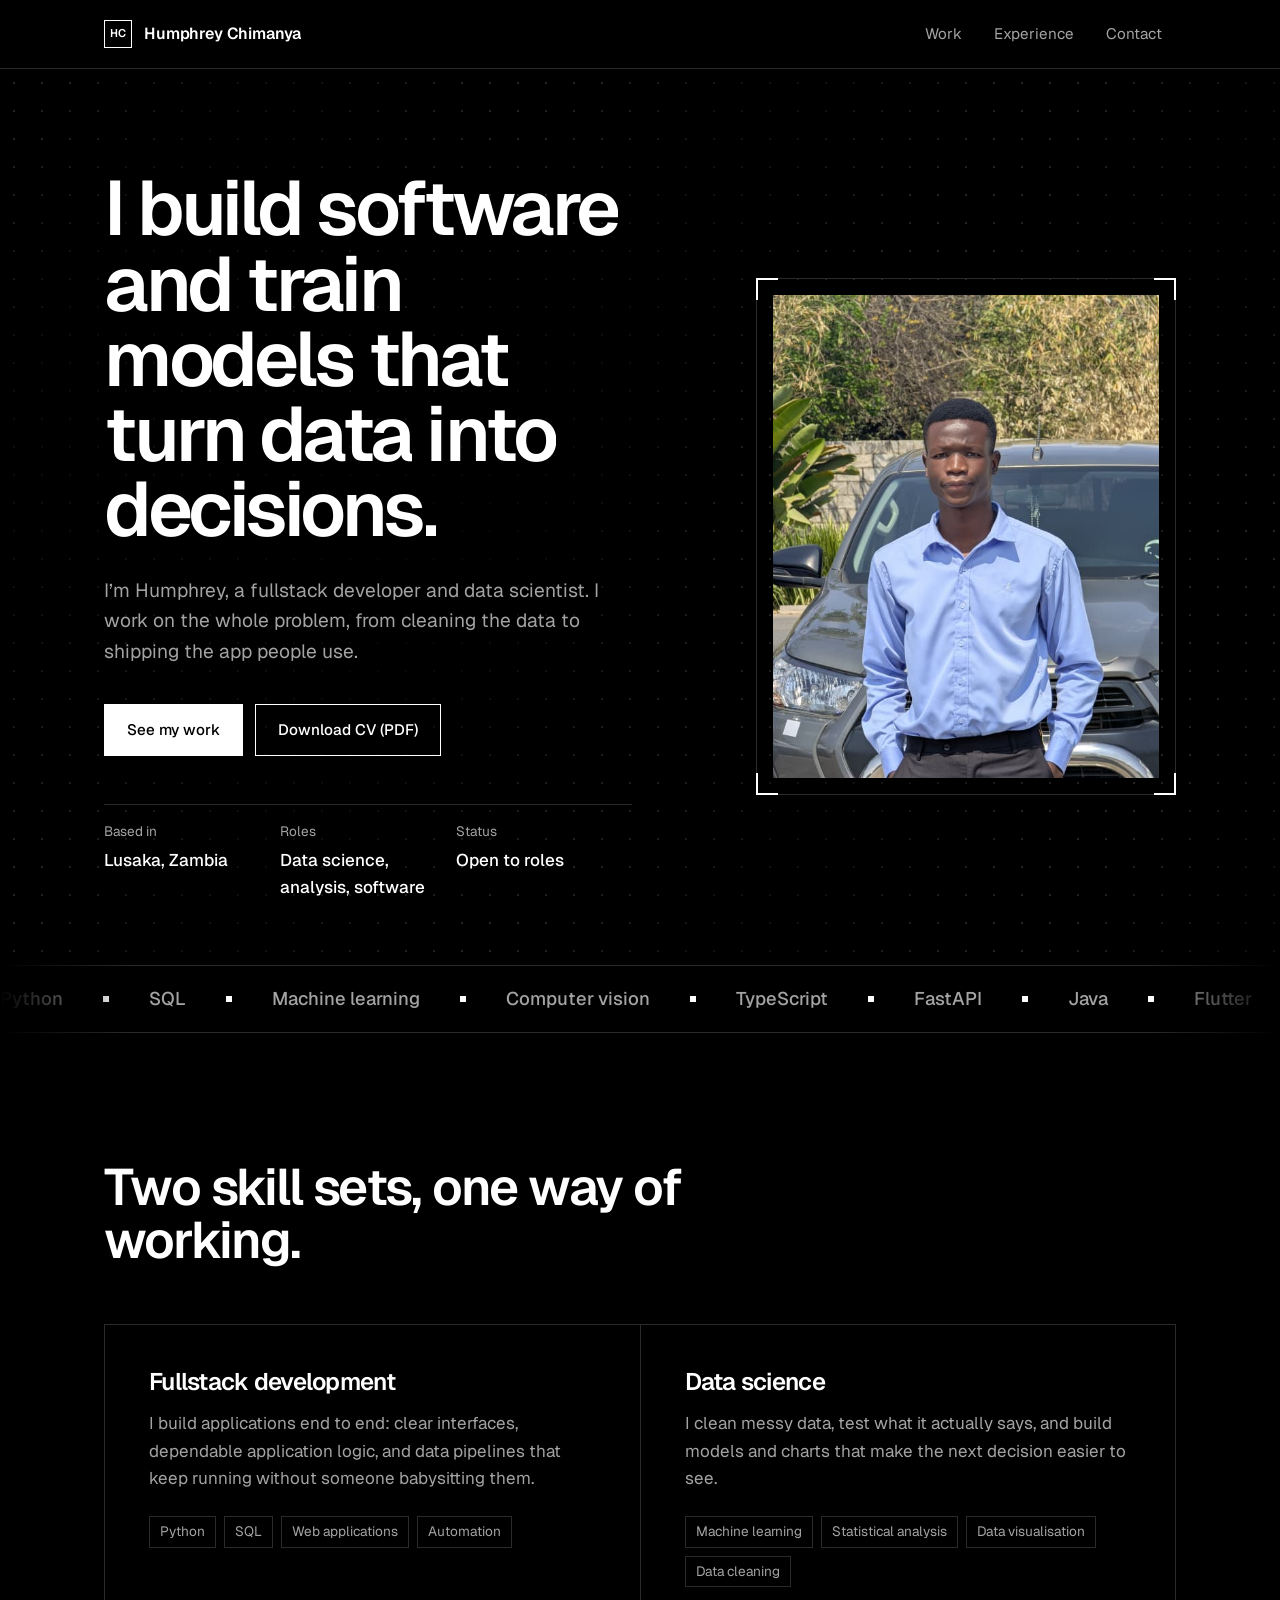
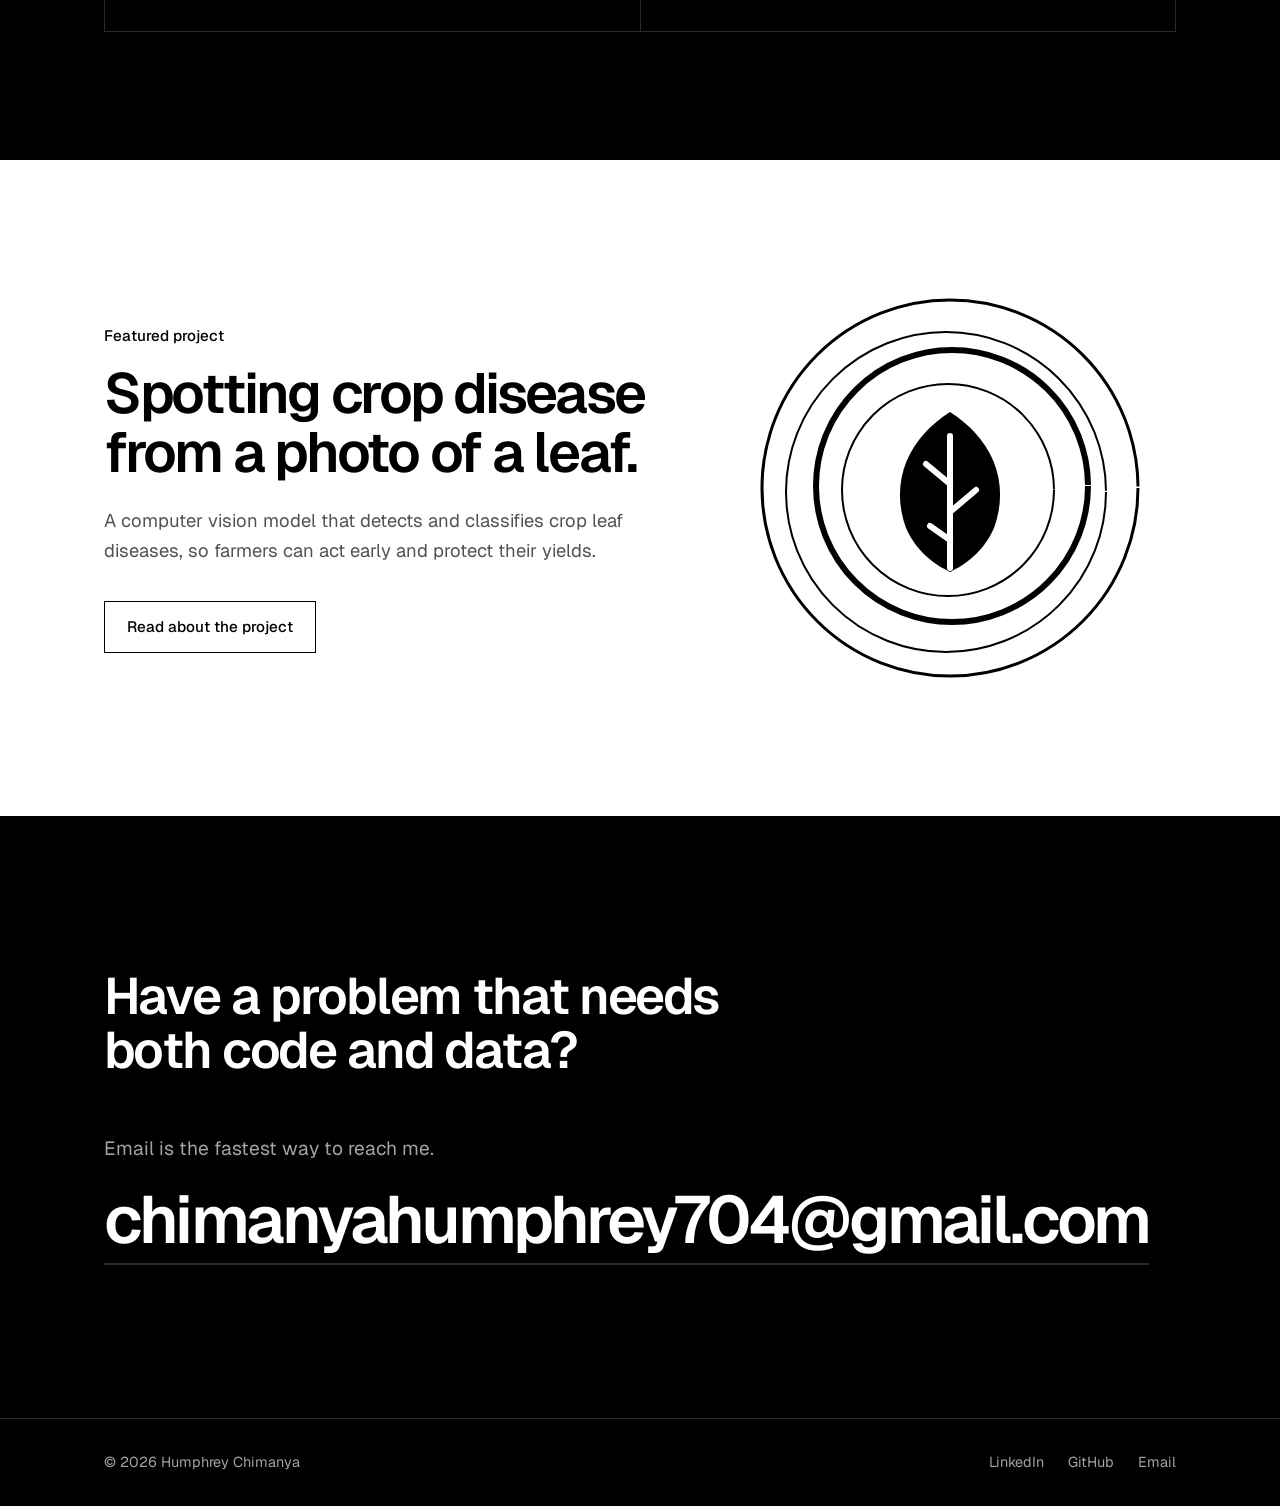
<file: startbootstrap-personal-portfolio/index.html>
<!DOCTYPE html>
<html lang="en">
<head>
    <meta charset="utf-8" />
    <meta name="viewport" content="width=device-width, initial-scale=1" />
    <meta name="description" content="Humphrey Chimanya is a fullstack developer and data scientist in Lusaka, Zambia, building software and machine learning models." />
    <meta name="theme-color" content="#000000" />
    <title>Humphrey Chimanya: Fullstack Developer and Data Scientist</title>
    <link rel="icon" type="image/x-icon" href="assets/favicon.ico" />
    <link rel="preconnect" href="https://fonts.googleapis.com" />
    <link rel="preconnect" href="https://fonts.gstatic.com" crossorigin />
    <link href="https://fonts.googleapis.com/css2?family=Geist:wght@400;500;600&amp;display=swap" rel="stylesheet" />
    <link href="css/styles.css" rel="stylesheet" />
</head>
<body>
    <a class="skip-link" href="#main">Skip to content</a>
    <header class="site-nav">
        <div class="wrap nav-inner">
            <a class="brand" href="index.html">
                <span class="brand-mark" aria-hidden="true">HC</span>
                Humphrey Chimanya
            </a>
            <button class="nav-toggle" type="button" aria-expanded="false" aria-controls="site-menu">Menu</button>
            <nav class="nav-menu" id="site-menu" aria-label="Main">
                <a href="projects.html">Work</a>
                <a href="resume.html">Experience</a>
                <a href="contact.html">Contact</a>
            </nav>
        </div>
    </header>

    <main id="main">
        <div class="hero-stage">
        <canvas class="field" aria-hidden="true"></canvas>
        <section class="wrap hero">
            <div>
                <h1 class="split">I build software and train models that turn data into decisions.</h1>
                <p class="hero-intro" data-reveal style="--d:.55s">I’m Humphrey, a fullstack developer and data scientist. I work on the whole problem, from cleaning the data to shipping the app people use.</p>
                <div class="actions" data-reveal style="--d:.7s">
                    <a class="button button-solid" href="projects.html">See my work</a>
                    <a class="button button-line" href="assets/Humphrey_Chimanya_CV.pdf" download>Download CV (PDF)</a>
                </div>
                <dl class="facts" data-reveal style="--d:.85s">
                    <div><dt>Based in</dt><dd>Lusaka, Zambia</dd></div>
                    <div><dt>Roles</dt><dd>Data science, analysis, software</dd></div>
                    <div><dt>Status</dt><dd>Open to roles</dd></div>
                </dl>
            </div>

            <figure class="portrait-frame">
                <img src="assets/WhatsApp%20Image%202026-09-08%20at%2018.45.38.jpeg" alt="Humphrey Chimanya" width="567" height="1008" />
                <span class="corner tl" aria-hidden="true"></span><span class="corner tr" aria-hidden="true"></span><span class="corner bl" aria-hidden="true"></span><span class="corner br" aria-hidden="true"></span>
            </figure>
        </section>
        </div>

        <div class="ticker" aria-label="Languages and tools I work with">
            <ul class="ticker-track">
                <li>Python</li><li>SQL</li><li>Machine learning</li><li>Computer vision</li><li>TypeScript</li><li>FastAPI</li><li>Java</li><li>Flutter</li><li>Dart</li><li>Jupyter</li><li>Statistical analysis</li><li>Data visualisation</li><li aria-hidden="true">Python</li><li aria-hidden="true">SQL</li><li aria-hidden="true">Machine learning</li><li aria-hidden="true">Computer vision</li><li aria-hidden="true">TypeScript</li><li aria-hidden="true">FastAPI</li><li aria-hidden="true">Java</li><li aria-hidden="true">Flutter</li><li aria-hidden="true">Dart</li><li aria-hidden="true">Jupyter</li><li aria-hidden="true">Statistical analysis</li><li aria-hidden="true">Data visualisation</li>
            </ul>
        </div>

        <section class="wrap section" aria-labelledby="practice-head">
            <h2 class="section-head" id="practice-head" data-reveal="wipe">Two skill sets, one way of working.</h2>
            <div class="practice">
                <div data-reveal>
                    <h3>Fullstack development</h3>
                    <p>I build applications end to end: clear interfaces, dependable application logic, and data pipelines that keep running without someone babysitting them.</p>
                    <ul aria-label="Development skills">
                        <li>Python</li><li>SQL</li><li>Web applications</li><li>Automation</li>
                    </ul>
                </div>
                <div data-reveal style="--d:.15s">
                    <h3>Data science</h3>
                    <p>I clean messy data, test what it actually says, and build models and charts that make the next decision easier to see.</p>
                    <ul aria-label="Data skills">
                        <li>Machine learning</li><li>Statistical analysis</li><li>Data visualisation</li><li>Data cleaning</li>
                    </ul>
                </div>
            </div>
        </section>

        <section class="feature" aria-labelledby="feature-head">
            <div class="wrap feature-inner">
                <div data-reveal>
                    <p class="kicker">Featured project</p>
                    <h2 id="feature-head">Spotting crop disease from a photo of a leaf.</h2>
                    <p>A computer vision model that detects and classifies crop leaf diseases, so farmers can act early and protect their yields.</p>
                    <div class="actions">
                        <a class="button" href="projects.html">Read about the project</a>
                    </div>
                </div>
                <svg class="leaf-rings" data-reveal="draw" viewBox="0 0 200 200" aria-hidden="true">
                    <circle cx="100" cy="100" r="94" class="ring" pathLength="1" fill="none" stroke="#000" stroke-width="1.5"/>
                    <circle cx="98" cy="102" r="80" class="ring" pathLength="1" fill="none" stroke="#000" stroke-width="1"/>
                    <circle cx="101" cy="99" r="68" class="ring" pathLength="1" fill="none" stroke="#000" stroke-width="3"/>
                    <circle cx="99" cy="101" r="53" class="ring" pathLength="1" fill="none" stroke="#000" stroke-width="1"/>
                    <path d="M100 62c-22 14-30 36-22 58 6 14 18 20 22 22 4-2 16-8 22-22 8-22 0-44-22-58z" fill="#000"/>
                    <path d="M100 74v66M100 98l-12-10M100 112l13-11M100 126l-10-7" fill="none" stroke="#fff" stroke-width="3" stroke-linecap="round"/>
                </svg>
            </div>
        </section>

        <section class="wrap closing" aria-labelledby="closing-head">
            <h2 class="section-head" id="closing-head" data-reveal="wipe">Have a problem that needs both code and data?</h2>
            <p>Email is the fastest way to reach me.</p>
            <a class="big-email" data-reveal style="--d:.15s" href="mailto:chimanyahumphrey704@gmail.com">chimanyahumphrey704@gmail.com</a>
        </section>
    </main>

    <footer class="site-footer">
        <div class="wrap footer-inner">
            <span>© 2026 Humphrey Chimanya</span>
            <nav aria-label="Elsewhere">
                <a href="https://www.linkedin.com/in/humphrey-chimanya-567961293" target="_blank" rel="noreferrer">LinkedIn</a>
                <a href="https://github.com/HumphreyChimanya" target="_blank" rel="noreferrer">GitHub</a>
                <a href="mailto:chimanyahumphrey704@gmail.com">Email</a>
            </nav>
        </div>
    </footer>
    <script src="js/scripts.js"></script>
</body>
</html>
</file>
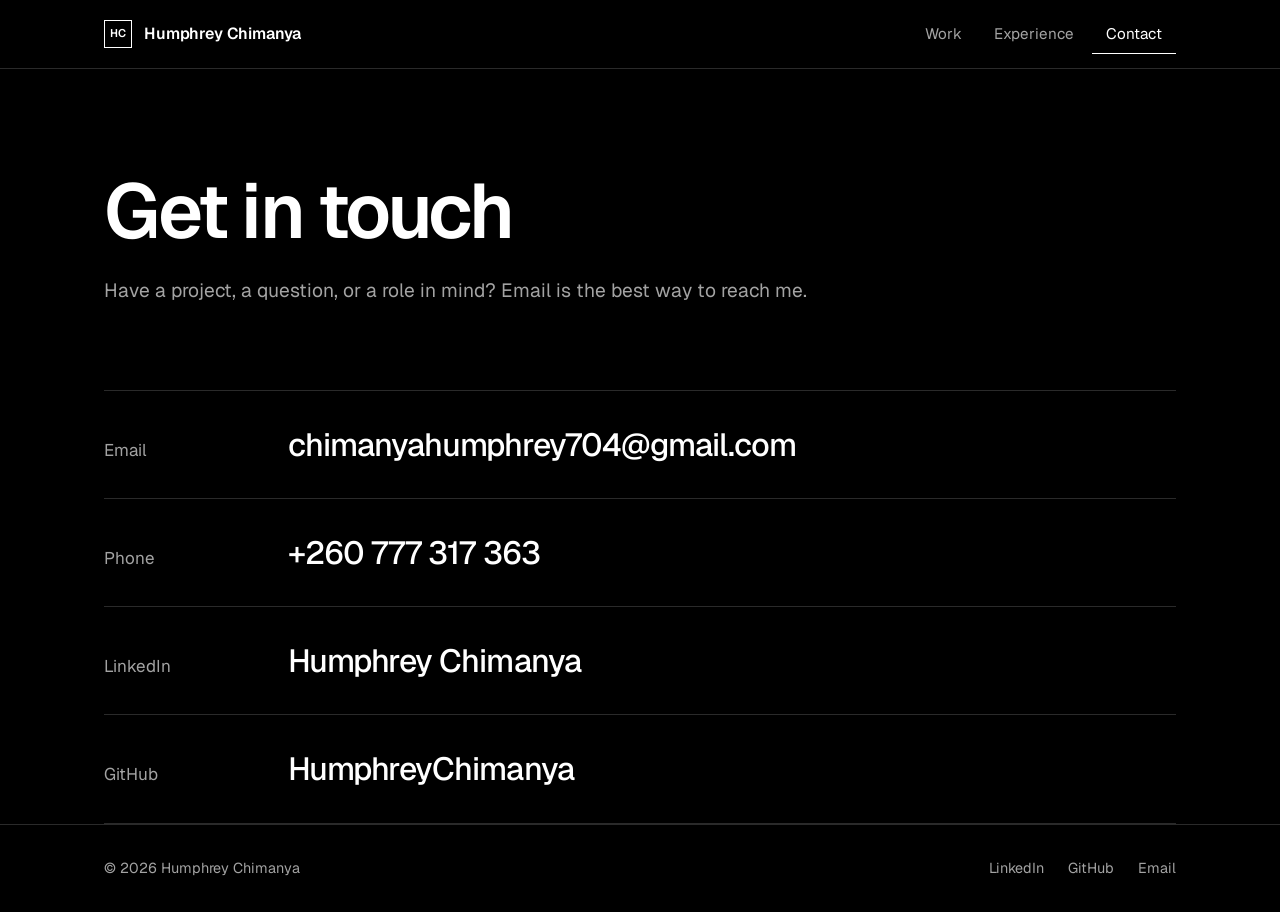
<file: startbootstrap-personal-portfolio/contact.html>
<!DOCTYPE html>
<html lang="en">
<head>
    <meta charset="utf-8" />
    <meta name="viewport" content="width=device-width, initial-scale=1" />
    <meta name="description" content="Get in touch with Humphrey Chimanya." />
    <meta name="theme-color" content="#000000" />
    <title>Contact: Humphrey Chimanya</title>
    <link rel="icon" type="image/x-icon" href="assets/favicon.ico" />
    <link rel="preconnect" href="https://fonts.googleapis.com" />
    <link rel="preconnect" href="https://fonts.gstatic.com" crossorigin />
    <link href="https://fonts.googleapis.com/css2?family=Geist:wght@400;500;600&amp;display=swap" rel="stylesheet" />
    <link href="css/styles.css" rel="stylesheet" />
</head>
<body>
    <a class="skip-link" href="#main">Skip to content</a>
    <header class="site-nav">
        <div class="wrap nav-inner">
            <a class="brand" href="index.html">
                <span class="brand-mark" aria-hidden="true">HC</span>
                Humphrey Chimanya
            </a>
            <button class="nav-toggle" type="button" aria-expanded="false" aria-controls="site-menu">Menu</button>
            <nav class="nav-menu" id="site-menu" aria-label="Main">
                <a href="projects.html">Work</a>
                <a href="resume.html">Experience</a>
                <a href="contact.html" aria-current="page">Contact</a>
            </nav>
        </div>
    </header>

    <main id="main" class="wrap">
        <header class="page-head">
            <h1 class="split">Get in touch</h1>
            <p>Have a project, a question, or a role in mind? Email is the best way to reach me.</p>
        </header>

        <ul class="contact-list" data-reveal="stagger">
            <li><a href="mailto:chimanyahumphrey704@gmail.com"><span>Email</span><strong>chimanyahumphrey704@gmail.com</strong></a></li>
            <li><a href="tel:+260777317363"><span>Phone</span><strong>+260 777 317 363</strong></a></li>
            <li><a href="https://www.linkedin.com/in/humphrey-chimanya-567961293" target="_blank" rel="noreferrer"><span>LinkedIn</span><strong>Humphrey Chimanya</strong></a></li>
            <li><a href="https://github.com/HumphreyChimanya" target="_blank" rel="noreferrer"><span>GitHub</span><strong>HumphreyChimanya</strong></a></li>
        </ul>
    </main>

    <footer class="site-footer">
        <div class="wrap footer-inner">
            <span>© 2026 Humphrey Chimanya</span>
            <nav aria-label="Elsewhere">
                <a href="https://www.linkedin.com/in/humphrey-chimanya-567961293" target="_blank" rel="noreferrer">LinkedIn</a>
                <a href="https://github.com/HumphreyChimanya" target="_blank" rel="noreferrer">GitHub</a>
                <a href="mailto:chimanyahumphrey704@gmail.com">Email</a>
            </nav>
        </div>
    </footer>
    <script src="js/scripts.js"></script>
</body>
</html>
</file>
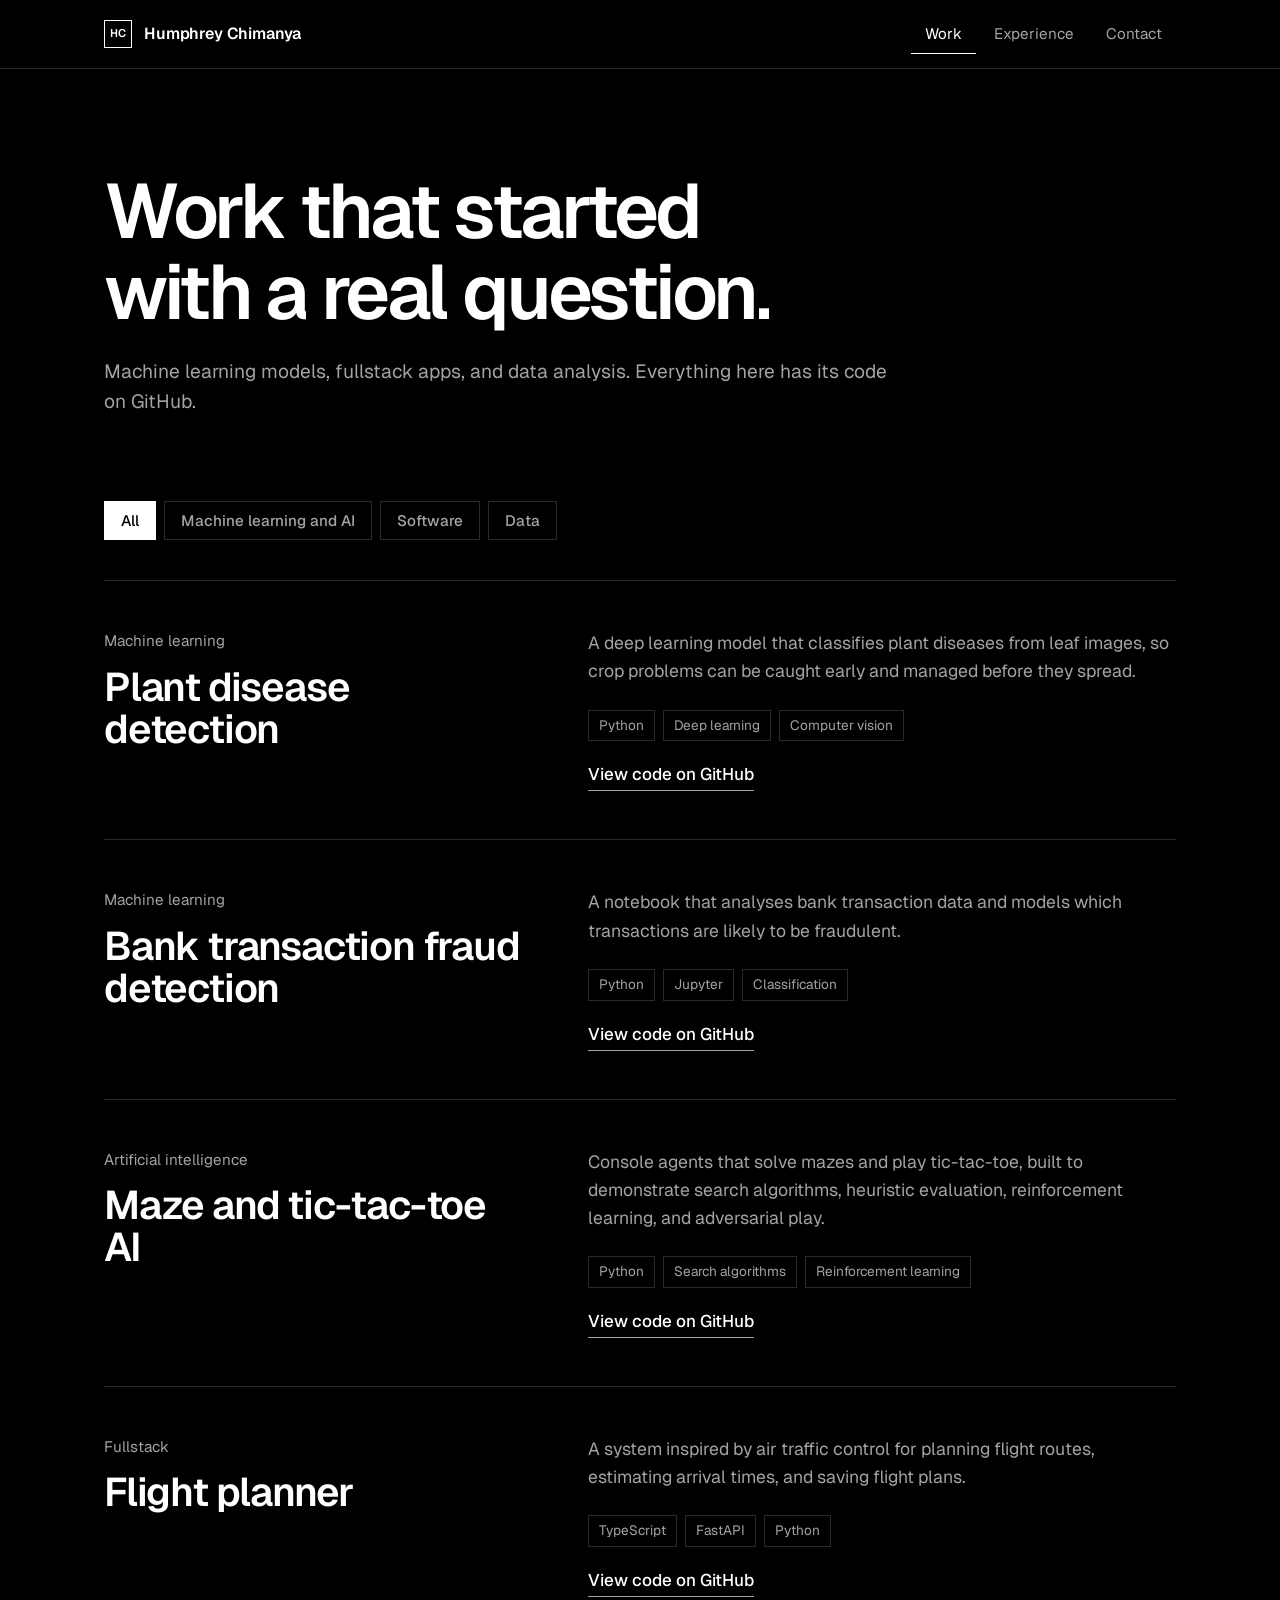
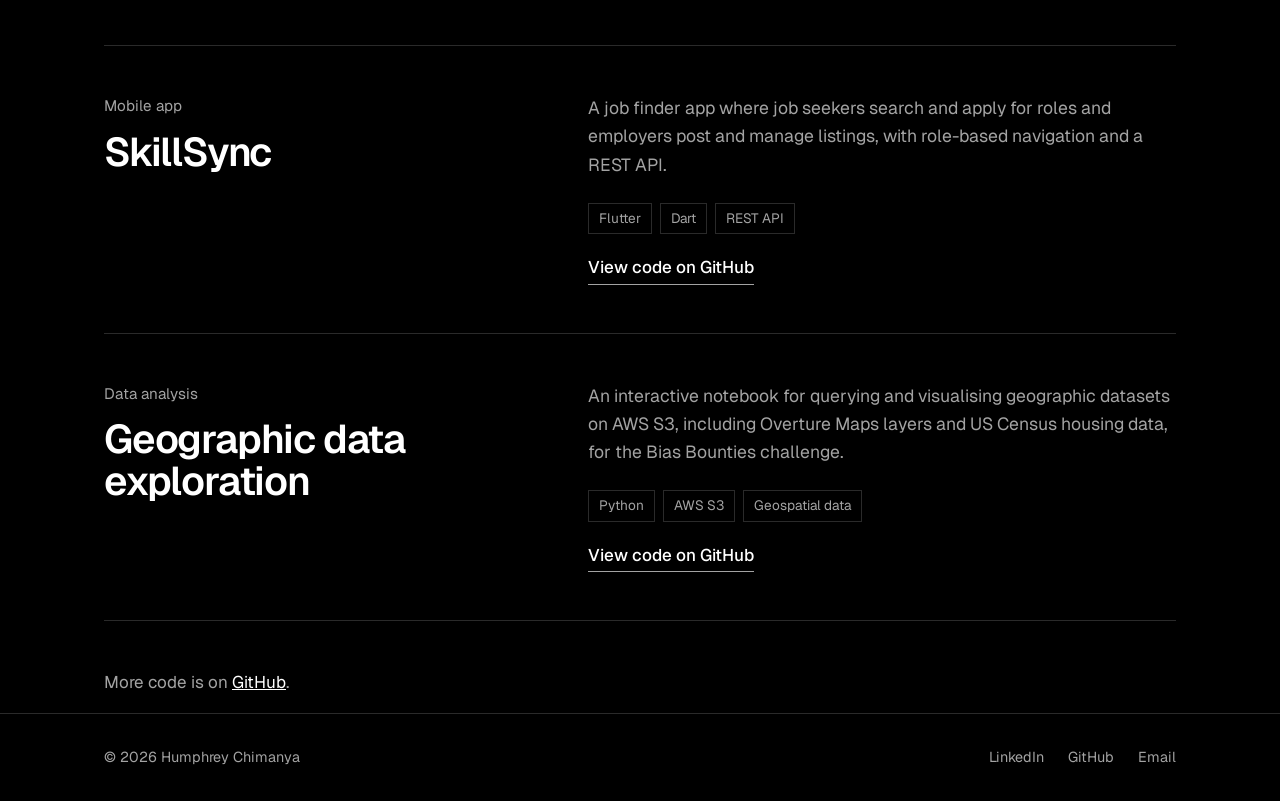
<file: startbootstrap-personal-portfolio/projects.html>
<!DOCTYPE html>
<html lang="en">
<head>
    <meta charset="utf-8" />
    <meta name="viewport" content="width=device-width, initial-scale=1" />
    <meta name="description" content="Selected software and data work by Humphrey Chimanya." />
    <meta name="theme-color" content="#000000" />
    <title>Work: Humphrey Chimanya</title>
    <link rel="icon" type="image/x-icon" href="assets/favicon.ico" />
    <link rel="preconnect" href="https://fonts.googleapis.com" />
    <link rel="preconnect" href="https://fonts.gstatic.com" crossorigin />
    <link href="https://fonts.googleapis.com/css2?family=Geist:wght@400;500;600&amp;display=swap" rel="stylesheet" />
    <link href="css/styles.css" rel="stylesheet" />
</head>
<body>
    <a class="skip-link" href="#main">Skip to content</a>
    <header class="site-nav">
        <div class="wrap nav-inner">
            <a class="brand" href="index.html">
                <span class="brand-mark" aria-hidden="true">HC</span>
                Humphrey Chimanya
            </a>
            <button class="nav-toggle" type="button" aria-expanded="false" aria-controls="site-menu">Menu</button>
            <nav class="nav-menu" id="site-menu" aria-label="Main">
                <a href="projects.html" aria-current="page">Work</a>
                <a href="resume.html">Experience</a>
                <a href="contact.html">Contact</a>
            </nav>
        </div>
    </header>

    <main id="main" class="wrap">
        <header class="page-head">
            <h1 class="split">Work that started with a real question.</h1>
            <p data-reveal style="--d:.5s">Machine learning models, fullstack apps, and data analysis. Everything here has its code on GitHub.</p>
        </header>

        <div class="filters" role="group" aria-label="Filter projects" data-reveal style="--d:.65s">
            <button type="button" aria-pressed="true" data-filter="all">All</button>
            <button type="button" aria-pressed="false" data-filter="ml">Machine learning and AI</button>
            <button type="button" aria-pressed="false" data-filter="software">Software</button>
            <button type="button" aria-pressed="false" data-filter="data">Data</button>
        </div>
        <p class="visually-hidden" aria-live="polite" id="filter-status"></p>

        <section class="project-list" aria-label="Projects">
            <article class="project" data-cat="ml" data-reveal>
                <div>
                    <p class="kind">Machine learning</p>
                    <h2>Plant disease detection</h2>
                </div>
                <div>
                    <p>A deep learning model that classifies plant diseases from leaf images, so crop problems can be caught early and managed before they spread.</p>
                    <ul class="tags" aria-label="Tools"><li>Python</li><li>Deep learning</li><li>Computer vision</li></ul>
                    <a class="project-link" href="https://github.com/HumphreyChimanya/Plant_Disease_Detection_Notebook" target="_blank" rel="noreferrer">View code on GitHub</a>
                </div>
            </article>
            <article class="project" data-cat="ml" data-reveal>
                <div>
                    <p class="kind">Machine learning</p>
                    <h2>Bank transaction fraud detection</h2>
                </div>
                <div>
                    <p>A notebook that analyses bank transaction data and models which transactions are likely to be fraudulent.</p>
                    <ul class="tags" aria-label="Tools"><li>Python</li><li>Jupyter</li><li>Classification</li></ul>
                    <a class="project-link" href="https://github.com/HumphreyChimanya/Bank_Transactions_Fraud_Detection_Notebook" target="_blank" rel="noreferrer">View code on GitHub</a>
                </div>
            </article>
            <article class="project" data-cat="ml" data-reveal>
                <div>
                    <p class="kind">Artificial intelligence</p>
                    <h2>Maze and tic-tac-toe AI</h2>
                </div>
                <div>
                    <p>Console agents that solve mazes and play tic-tac-toe, built to demonstrate search algorithms, heuristic evaluation, reinforcement learning, and adversarial play.</p>
                    <ul class="tags" aria-label="Tools"><li>Python</li><li>Search algorithms</li><li>Reinforcement learning</li></ul>
                    <a class="project-link" href="https://github.com/HumphreyChimanya/maze_and_tic_tac_toe_ai" target="_blank" rel="noreferrer">View code on GitHub</a>
                </div>
            </article>
            <article class="project" data-cat="software" data-reveal>
                <div>
                    <p class="kind">Fullstack</p>
                    <h2>Flight planner</h2>
                </div>
                <div>
                    <p>A system inspired by air traffic control for planning flight routes, estimating arrival times, and saving flight plans.</p>
                    <ul class="tags" aria-label="Tools"><li>TypeScript</li><li>FastAPI</li><li>Python</li></ul>
                    <a class="project-link" href="https://github.com/HumphreyChimanya/flight_planner" target="_blank" rel="noreferrer">View code on GitHub</a>
                </div>
            </article>
            <article class="project" data-cat="software" data-reveal>
                <div>
                    <p class="kind">Mobile app</p>
                    <h2>SkillSync</h2>
                </div>
                <div>
                    <p>A job finder app where job seekers search and apply for roles and employers post and manage listings, with role-based navigation and a REST API.</p>
                    <ul class="tags" aria-label="Tools"><li>Flutter</li><li>Dart</li><li>REST API</li></ul>
                    <a class="project-link" href="https://github.com/HumphreyChimanya/skillsync" target="_blank" rel="noreferrer">View code on GitHub</a>
                </div>
            </article>
            <article class="project" data-cat="data" data-reveal>
                <div>
                    <p class="kind">Data analysis</p>
                    <h2>Geographic data exploration</h2>
                </div>
                <div>
                    <p>An interactive notebook for querying and visualising geographic datasets on AWS S3, including Overture Maps layers and US Census housing data, for the Bias Bounties challenge.</p>
                    <ul class="tags" aria-label="Tools"><li>Python</li><li>AWS S3</li><li>Geospatial data</li></ul>
                    <a class="project-link" href="https://github.com/HumphreyChimanya/Bias_Bounty_explore_Challenge" target="_blank" rel="noreferrer">View code on GitHub</a>
                </div>
            </article>
        </section>

        <p class="note">More code is on <a href="https://github.com/HumphreyChimanya" target="_blank" rel="noreferrer">GitHub</a>.</p>
    </main>

    <footer class="site-footer">
        <div class="wrap footer-inner">
            <span>© 2026 Humphrey Chimanya</span>
            <nav aria-label="Elsewhere">
                <a href="https://www.linkedin.com/in/humphrey-chimanya-567961293" target="_blank" rel="noreferrer">LinkedIn</a>
                <a href="https://github.com/HumphreyChimanya" target="_blank" rel="noreferrer">GitHub</a>
                <a href="mailto:chimanyahumphrey704@gmail.com">Email</a>
            </nav>
        </div>
    </footer>
    <script src="js/scripts.js"></script>
</body>
</html>
</file>
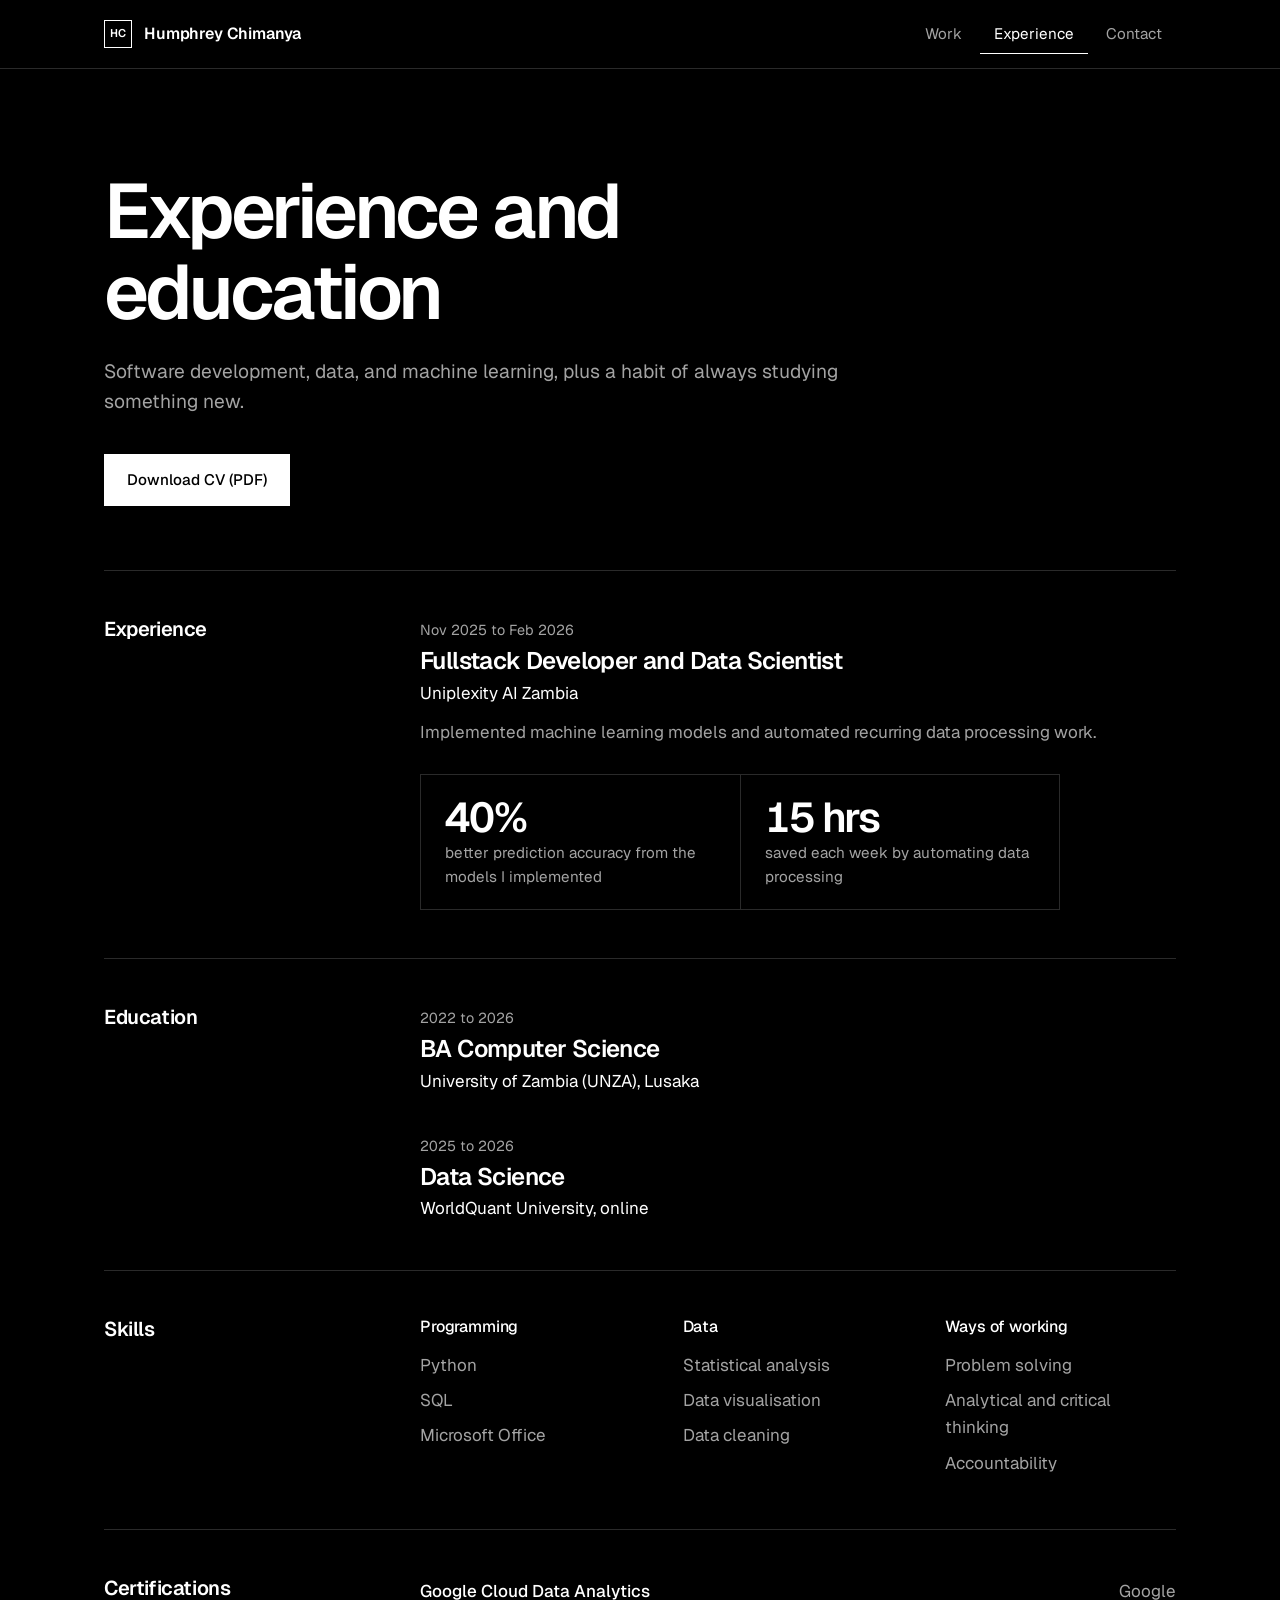
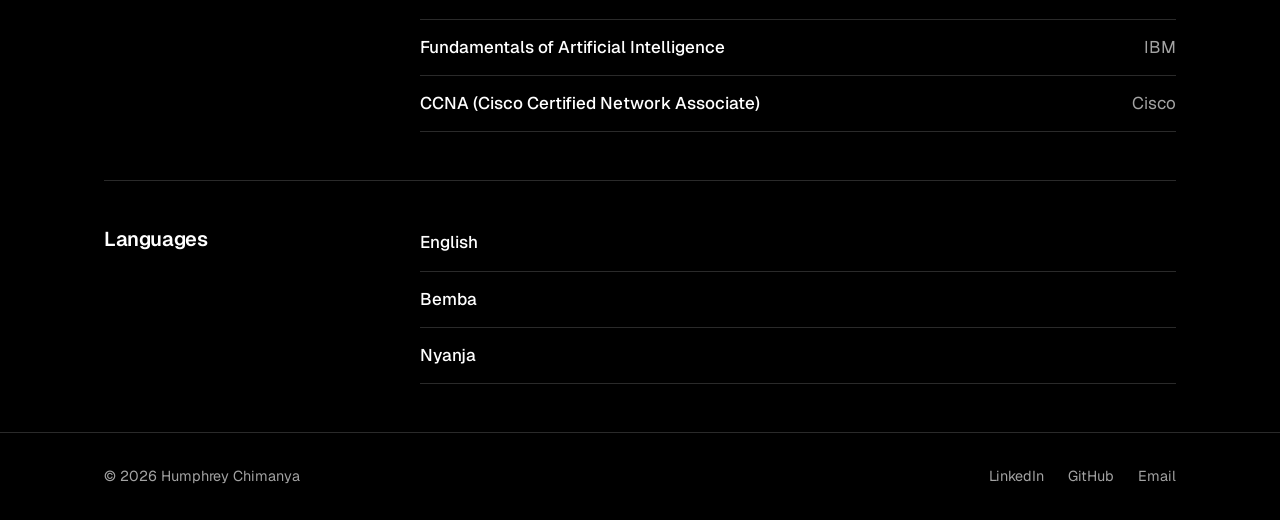
<file: startbootstrap-personal-portfolio/resume.html>
<!DOCTYPE html>
<html lang="en">
<head>
    <meta charset="utf-8" />
    <meta name="viewport" content="width=device-width, initial-scale=1" />
    <meta name="description" content="Experience, education, skills and certifications for Humphrey Chimanya." />
    <meta name="theme-color" content="#000000" />
    <title>Experience: Humphrey Chimanya</title>
    <link rel="icon" type="image/x-icon" href="assets/favicon.ico" />
    <link rel="preconnect" href="https://fonts.googleapis.com" />
    <link rel="preconnect" href="https://fonts.gstatic.com" crossorigin />
    <link href="https://fonts.googleapis.com/css2?family=Geist:wght@400;500;600&amp;display=swap" rel="stylesheet" />
    <link href="css/styles.css" rel="stylesheet" />
</head>
<body>
    <a class="skip-link" href="#main">Skip to content</a>
    <header class="site-nav">
        <div class="wrap nav-inner">
            <a class="brand" href="index.html">
                <span class="brand-mark" aria-hidden="true">HC</span>
                Humphrey Chimanya
            </a>
            <button class="nav-toggle" type="button" aria-expanded="false" aria-controls="site-menu">Menu</button>
            <nav class="nav-menu" id="site-menu" aria-label="Main">
                <a href="projects.html">Work</a>
                <a href="resume.html" aria-current="page">Experience</a>
                <a href="contact.html">Contact</a>
            </nav>
        </div>
    </header>

    <main id="main" class="wrap">
        <header class="page-head">
            <h1 class="split">Experience and education</h1>
            <p>Software development, data, and machine learning, plus a habit of always studying something new.</p>
            <div class="actions">
                <a class="button button-solid" href="assets/Humphrey_Chimanya_CV.pdf" download>Download CV (PDF)</a>
            </div>
        </header>

        <section class="block" data-reveal aria-labelledby="exp-head">
            <h2 id="exp-head">Experience</h2>
            <div>
                <article class="entry">
                    <p class="when">Nov 2025 to Feb 2026</p>
                    <h3>Fullstack Developer and Data Scientist</h3>
                    <p class="where">Uniplexity AI Zambia</p>
                    <p>Implemented machine learning models and automated recurring data processing work.</p>
                    <div class="outcomes">
                        <div><strong data-count="40" data-suffix="%">40%</strong> better prediction accuracy from the models I implemented</div>
                        <div><strong data-count="15" data-suffix=" hrs">15 hrs</strong> saved each week by automating data processing</div>
                    </div>
                </article>
            </div>
        </section>

        <section class="block" data-reveal aria-labelledby="edu-head">
            <h2 id="edu-head">Education</h2>
            <div>
                <article class="entry">
                    <p class="when">2022 to 2026</p>
                    <h3>BA Computer Science</h3>
                    <p class="where">University of Zambia (UNZA), Lusaka</p>
                </article>
                <article class="entry">
                    <p class="when">2025 to 2026</p>
                    <h3>Data Science</h3>
                    <p class="where">WorldQuant University, online</p>
                </article>
            </div>
        </section>

        <section class="block" data-reveal aria-labelledby="skills-head">
            <h2 id="skills-head">Skills</h2>
            <div class="skills">
                <div>
                    <h3>Programming</h3>
                    <ul><li>Python</li><li>SQL</li><li>Microsoft Office</li></ul>
                </div>
                <div>
                    <h3>Data</h3>
                    <ul><li>Statistical analysis</li><li>Data visualisation</li><li>Data cleaning</li></ul>
                </div>
                <div>
                    <h3>Ways of working</h3>
                    <ul><li>Problem solving</li><li>Analytical and critical thinking</li><li>Accountability</li></ul>
                </div>
            </div>
        </section>

        <section class="block" data-reveal aria-labelledby="cert-head">
            <h2 id="cert-head">Certifications</h2>
            <ul class="certs">
                <li><strong>Google Cloud Data Analytics</strong><span>Google</span></li>
                <li><strong>Fundamentals of Artificial Intelligence</strong><span>IBM</span></li>
                <li><strong>CCNA (Cisco Certified Network Associate)</strong><span>Cisco</span></li>
            </ul>
        </section>

        <section class="block" data-reveal aria-labelledby="lang-head">
            <h2 id="lang-head">Languages</h2>
            <ul class="certs">
                <li><strong>English</strong></li>
                <li><strong>Bemba</strong></li>
                <li><strong>Nyanja</strong></li>
            </ul>
        </section>
    </main>

    <footer class="site-footer">
        <div class="wrap footer-inner">
            <span>© 2026 Humphrey Chimanya</span>
            <nav aria-label="Elsewhere">
                <a href="https://www.linkedin.com/in/humphrey-chimanya-567961293" target="_blank" rel="noreferrer">LinkedIn</a>
                <a href="https://github.com/HumphreyChimanya" target="_blank" rel="noreferrer">GitHub</a>
                <a href="mailto:chimanyahumphrey704@gmail.com">Email</a>
            </nav>
        </div>
    </footer>
    <script src="js/scripts.js"></script>
</body>
</html>
</file>
<file: startbootstrap-personal-portfolio/css/styles.css>
/* Monochrome — portfolio of Humphrey Chimanya */
:root {
    --black: #000000;
    --white: #ffffff;
    --grey: #a3a3a3;      /* secondary text on black (8.6:1) */
    --grey-dark: #525252; /* secondary text on white (7.8:1) */
    --line: #2a2a2a;      /* hairlines on black */
    --line-light: #d4d4d4;/* hairlines on white */
    --raise: #111111;     /* hover surface on black */
    --font: 'Geist', system-ui, -apple-system, 'Segoe UI', sans-serif;
    --measure: 62ch;
    --gutter: clamp(20px, 5vw, 64px);
}

*, *::before, *::after { box-sizing: border-box; }
html { scroll-behavior: smooth; -webkit-text-size-adjust: 100%; }
body {
    margin: 0;
    background: var(--black);
    color: var(--white);
    font-family: var(--font);
    font-size: 1.0625rem;
    line-height: 1.6;
    -webkit-font-smoothing: antialiased;
}
img { display: block; max-width: 100%; }
a { color: inherit; }
p { margin: 0 0 1em; max-width: var(--measure); }
h1, h2, h3 { margin: 0; font-weight: 600; line-height: 1.05; letter-spacing: -0.03em; }
:focus-visible { outline: 2px solid var(--white); outline-offset: 3px; }
.feature :focus-visible { outline-color: var(--black); }
.visually-hidden { position: absolute; width: 1px; height: 1px; overflow: hidden; clip: rect(0 0 0 0); white-space: nowrap; }
.skip-link { position: absolute; left: 12px; top: -60px; background: var(--white); color: var(--black); padding: 10px 16px; z-index: 50; }
.skip-link:focus { top: 12px; }

.wrap { width: 100%; max-width: 1200px; margin-inline: auto; padding-inline: var(--gutter); }

/* Navigation */
.site-nav { position: sticky; top: 0; z-index: 20; background: rgba(0, 0, 0, 0.85); backdrop-filter: blur(12px); border-bottom: 1px solid var(--line); }
.nav-inner { display: flex; align-items: center; justify-content: space-between; min-height: 68px; gap: 24px; }
.brand { display: flex; align-items: center; gap: 12px; font-weight: 600; font-size: 1rem; text-decoration: none; letter-spacing: -0.01em; }
.brand-mark { display: grid; place-items: center; width: 28px; height: 28px; flex: none; border: 1px solid var(--white); font-size: 0.7rem; font-weight: 600; letter-spacing: 0.02em; }
.nav-menu { display: flex; gap: 4px; }
.nav-menu a { text-decoration: none; padding: 8px 14px; font-size: 0.95rem; color: var(--grey); }
.nav-menu a:hover { color: var(--white); }
.nav-menu a[aria-current="page"] { color: var(--white); box-shadow: inset 0 -1px 0 var(--white); }
.nav-toggle { display: none; background: none; border: 1px solid var(--white); color: var(--white); padding: 6px 14px; font: 500 0.95rem var(--font); cursor: pointer; }

/* Buttons */
.actions { display: flex; flex-wrap: wrap; gap: 12px; margin-top: 36px; }
.button { display: inline-flex; align-items: center; padding: 13px 22px; font-weight: 500; font-size: 0.95rem; text-decoration: none; border: 1px solid var(--white); transition: background-color .15s, color .15s; }
.button-solid { background: var(--white); color: var(--black); }
.button-solid:hover { background: var(--grey); border-color: var(--grey); }
.button-line:hover { background: var(--white); color: var(--black); }

/* Hero */
.hero { display: grid; grid-template-columns: minmax(0, 1.1fr) minmax(0, 1fr); align-items: center; gap: clamp(32px, 5vw, 80px); padding-block: clamp(48px, 8vw, 112px) clamp(32px, 5vw, 72px); }
.hero h1 { font-size: clamp(2.6rem, 6vw, 5rem); font-weight: 600; letter-spacing: -0.045em; line-height: 0.98; max-width: 13ch; }
.hero-intro { font-size: 1.2rem; color: var(--grey); margin-top: 28px; max-width: 42ch; }

.facts { display: grid; grid-template-columns: repeat(3, minmax(0, 1fr)); margin: 48px 0 0; border-top: 1px solid var(--line); max-width: 560px; }
.facts div { padding: 16px 16px 0 0; }
.facts dt { font-size: 0.85rem; color: var(--grey); }
.facts dd { margin: 4px 0 0; font-weight: 500; }

.portrait-frame { position: relative; margin: 0; width: 100%; max-width: 420px; justify-self: end; padding: 16px; border: 1px solid var(--line); }
.portrait-frame img { width: 100%; height: auto; aspect-ratio: 4 / 5; object-fit: cover; object-position: 50% 38%; background: var(--raise); }
.corner { position: absolute; width: 22px; height: 22px; border: 0 solid var(--white); }
.corner.tl { top: -1px; left: -1px; border-top-width: 2px; border-left-width: 2px; }
.corner.tr { top: -1px; right: -1px; border-top-width: 2px; border-right-width: 2px; }
.corner.bl { bottom: -1px; left: -1px; border-bottom-width: 2px; border-left-width: 2px; }
.corner.br { bottom: -1px; right: -1px; border-bottom-width: 2px; border-right-width: 2px; }

@media (prefers-reduced-motion: no-preference) {
    .portrait-frame img { animation: appear .9s ease-out both; }
    .corner { animation: lock .7s cubic-bezier(.2,.7,.2,1) .35s both; }
    .corner.tl { --dx: -10px; --dy: -10px; } .corner.tr { --dx: 10px; --dy: -10px; }
    .corner.bl { --dx: -10px; --dy: 10px; }  .corner.br { --dx: 10px; --dy: 10px; }
    @keyframes appear { from { opacity: 0; } to { opacity: 1; } }
    @keyframes lock { from { opacity: 0; transform: translate(var(--dx), var(--dy)); } to { opacity: 1; transform: none; } }
}

/* Sections */
.section { padding-block: clamp(72px, 10vw, 136px); }
.section-head { font-size: clamp(2rem, 4vw, 3.2rem); max-width: 18ch; margin-bottom: clamp(32px, 5vw, 56px); }

.practice { display: grid; grid-template-columns: repeat(2, minmax(0, 1fr)); border-top: 1px solid var(--line); border-left: 1px solid var(--line); }
.practice > div { padding: clamp(24px, 3.5vw, 44px); border-right: 1px solid var(--line); border-bottom: 1px solid var(--line); }
.practice h3 { font-size: 1.5rem; margin-bottom: 16px; }
.practice p { color: var(--grey); }
.practice ul, .tags { list-style: none; padding: 0; margin: 24px 0 0; display: flex; flex-wrap: wrap; gap: 8px; }
.practice li, .tags li { font-size: 0.85rem; padding: 4px 10px; border: 1px solid var(--line); color: var(--grey); }

/* Featured project band: inverted */
.feature { background: var(--white); color: var(--black); overflow: hidden; }
.feature-inner { display: grid; grid-template-columns: minmax(0, 1.2fr) minmax(0, 1fr); gap: clamp(32px, 6vw, 96px); align-items: center; padding-block: clamp(72px, 10vw, 136px); }
.feature h2 { font-size: clamp(2.2rem, 4.4vw, 3.6rem); letter-spacing: -0.04em; margin-bottom: 24px; }
.feature p { color: var(--grey-dark); font-size: 1.15rem; }
.feature .kicker { color: var(--black); font-weight: 500; font-size: 0.95rem; margin-bottom: 16px; }
.feature .button { border-color: var(--black); color: var(--black); }
.feature .button:hover { background: var(--black); color: var(--white); }
.leaf-rings { width: 100%; max-width: 400px; justify-self: center; }

/* Closing call to action */
.closing { padding-block: clamp(88px, 12vw, 168px); }
.closing p { font-size: 1.2rem; color: var(--grey); }
.big-email { display: inline-block; font-size: clamp(1.15rem, 5.2vw, 4.2rem); font-weight: 600; letter-spacing: -0.045em; line-height: 1.1; text-decoration: none; word-break: break-word; border-bottom: 2px solid var(--line); padding-bottom: 6px; transition: border-color .2s; }
.big-email:hover { border-color: var(--white); }

/* Inner pages */
.page-head { padding-block: clamp(56px, 8vw, 112px) clamp(40px, 5vw, 64px); }
.page-head h1 { font-size: clamp(2.6rem, 6vw, 4.8rem); letter-spacing: -0.045em; max-width: 14ch; }
.page-head p { font-size: 1.2rem; color: var(--grey); margin-top: 24px; }

/* Projects */
.project { display: grid; grid-template-columns: minmax(0, 1fr) minmax(0, 1.4fr); gap: clamp(24px, 5vw, 80px); padding-block: 48px; border-top: 1px solid var(--line); }
.project:last-child { border-bottom: 1px solid var(--line); }
.project h2 { font-size: clamp(1.8rem, 3.2vw, 2.5rem); }
.project .kind { color: var(--grey); font-size: 0.95rem; margin-bottom: 12px; }
.project p { color: var(--grey); font-size: 1.1rem; }
.note { margin-top: 48px; color: var(--grey); }
.note a { color: var(--white); }

/* Experience */
.block { display: grid; grid-template-columns: minmax(160px, 1fr) minmax(0, 3fr); gap: clamp(24px, 5vw, 80px); padding-block: 48px; border-top: 1px solid var(--line); }
.block > h2 { font-size: 1.25rem; letter-spacing: -0.02em; }
.entry + .entry { margin-top: 40px; }
.entry h3 { font-size: 1.5rem; letter-spacing: -0.025em; }
.entry .where { color: var(--white); margin: 6px 0 12px; }
.entry .when { color: var(--grey); font-size: 0.9rem; margin-bottom: 6px; font-variant-numeric: tabular-nums; }
.entry p:not(.when):not(.where) { color: var(--grey); }
.entry p:last-child { margin-bottom: 0; }
.outcomes { display: grid; grid-template-columns: repeat(2, minmax(0, 1fr)); margin-top: 28px; border: 1px solid var(--line); max-width: 640px; }
.outcomes div { padding: 20px 24px; color: var(--grey); font-size: 0.95rem; }
.outcomes div + div { border-left: 1px solid var(--line); }
.outcomes strong { display: block; font-size: 2.6rem; font-weight: 600; color: var(--white); letter-spacing: -0.04em; line-height: 1.1; white-space: nowrap; font-variant-numeric: tabular-nums; }
.skills { display: grid; grid-template-columns: repeat(3, minmax(0, 1fr)); gap: 32px; }
.skills h3 { font-size: 1rem; font-weight: 500; margin-bottom: 12px; letter-spacing: -0.01em; }
.skills ul, .certs { list-style: none; padding: 0; margin: 0; }
.skills li { color: var(--grey); padding-block: 4px; }
.certs li { display: flex; justify-content: space-between; gap: 16px; padding-block: 14px; border-bottom: 1px solid var(--line); }
.certs li:first-child { padding-top: 0; }
.certs strong { font-weight: 500; }
.certs span { color: var(--grey); }

/* Contact */
.contact-list { list-style: none; padding: 0; margin: 0; border-top: 1px solid var(--line); }
.contact-list a { display: grid; grid-template-columns: 160px minmax(0, 1fr); gap: 24px; align-items: baseline; padding: 28px 12px 28px 0; border-bottom: 1px solid var(--line); text-decoration: none; transition: background-color .15s, padding-left .15s; }
.contact-list a:hover { background: var(--raise); padding-left: 12px; }
.contact-list span { color: var(--grey); }
.contact-list strong { font-size: clamp(1.05rem, 4.4vw, 2rem); font-weight: 500; letter-spacing: -0.03em; word-break: break-word; }

/* Footer */
.site-footer { border-top: 1px solid var(--line); padding-block: 32px; color: var(--grey); font-size: 0.9rem; }
.footer-inner { display: flex; flex-wrap: wrap; justify-content: space-between; gap: 16px; }
.footer-inner nav { display: flex; gap: 24px; }
.footer-inner a { text-decoration: none; }
.footer-inner a:hover { color: var(--white); }

/* Responsive */
@media (max-width: 860px) {
    .hero, .feature-inner, .practice, .project, .block { grid-template-columns: 1fr; }
    .portrait-frame { justify-self: center; max-width: 360px; order: -1; }
    .leaf-rings { max-width: 260px; justify-self: start; }
    .skills { grid-template-columns: repeat(2, minmax(0, 1fr)); }
    .block { gap: 20px; }
}
@media (max-width: 640px) {
    .nav-toggle { display: block; }
    .nav-menu { display: none; position: absolute; top: 100%; left: 0; right: 0; flex-direction: column; padding: 8px var(--gutter) 16px; background: var(--black); border-bottom: 1px solid var(--line); }
    .nav-menu.open { display: flex; }
    .nav-menu a { padding: 12px 0; }
    .nav-menu a[aria-current="page"] { box-shadow: none; text-decoration: underline; text-underline-offset: 6px; }
    .facts { grid-template-columns: 1fr 1fr; }
    .skills { grid-template-columns: 1fr; }
    .outcomes { grid-template-columns: 1fr; }
    .outcomes div + div { border-left: 0; border-top: 1px solid var(--line); }
    .contact-list a { grid-template-columns: 1fr; gap: 4px; }
    .certs li { flex-direction: column; gap: 2px; }
}

/* ===================== Motion and interaction ===================== */

/* Hero stage with interactive dot field */
.hero-stage { position: relative; overflow: hidden; }
.field { position: absolute; inset: 0; z-index: 0; pointer-events: none; }
.hero-stage .hero { position: relative; z-index: 1; }
.hero-stage::after { content: ''; position: absolute; inset: 0; z-index: 0; pointer-events: none; background: radial-gradient(ellipse 55% 70% at 25% 50%, rgba(0,0,0,.85), transparent 70%); }

/* Headline words rise into place */
.split .word { display: inline-block; overflow: hidden; vertical-align: top; padding-bottom: .08em; margin-bottom: -.08em; }
.split .word > span { display: inline-block; }
.js:not(.reduce-motion) .split .word > span { transform: translateY(105%); transition: transform .9s cubic-bezier(.16,1,.3,1); transition-delay: calc(var(--w) * 45ms + 80ms); }
.js:not(.reduce-motion) .split.is-in .word > span { transform: none; }

/* Scroll reveals */
.js:not(.reduce-motion) [data-reveal] { opacity: 0; transform: translateY(28px); transition: opacity .8s ease, transform .9s cubic-bezier(.16,1,.3,1); transition-delay: var(--d, 0s); }
.js:not(.reduce-motion) [data-reveal="wipe"] { opacity: 1; transform: none; clip-path: inset(0 0 100% 0); transition: clip-path 1s cubic-bezier(.16,1,.3,1); transition-delay: var(--d, 0s); }
.js:not(.reduce-motion) [data-reveal="draw"],
.js:not(.reduce-motion) [data-reveal="stagger"] { opacity: 1; transform: none; }
.js:not(.reduce-motion) [data-reveal="stagger"] > li { opacity: 0; transform: translateX(-24px); transition: opacity .6s ease, transform .7s cubic-bezier(.16,1,.3,1); }
.js:not(.reduce-motion) [data-reveal="stagger"] > li:nth-child(2) { transition-delay: .1s; }
.js:not(.reduce-motion) [data-reveal="stagger"] > li:nth-child(3) { transition-delay: .2s; }
.js:not(.reduce-motion) [data-reveal="stagger"] > li:nth-child(4) { transition-delay: .3s; }
.js:not(.reduce-motion) [data-reveal].is-visible { opacity: 1; transform: none; }
.js:not(.reduce-motion) [data-reveal="wipe"].is-visible { clip-path: inset(0 0 -10% 0); }
.js:not(.reduce-motion) [data-reveal="stagger"].is-visible > li { opacity: 1; transform: none; }

/* Featured project rings draw themselves, then turn slowly */
.leaf-rings .ring { stroke-dasharray: 1; stroke-dashoffset: 0; }
.js:not(.reduce-motion) .leaf-rings .ring { stroke-dashoffset: 1; transition: stroke-dashoffset 1.6s cubic-bezier(.6,.05,.25,1); }
.js:not(.reduce-motion) .leaf-rings .ring:nth-of-type(2) { transition-delay: .15s; }
.js:not(.reduce-motion) .leaf-rings .ring:nth-of-type(3) { transition-delay: .3s; }
.js:not(.reduce-motion) .leaf-rings .ring:nth-of-type(4) { transition-delay: .45s; }
.js:not(.reduce-motion) .leaf-rings.is-visible .ring { stroke-dashoffset: 0; }
.leaf-rings path { transform-origin: 100px 100px; }
.js:not(.reduce-motion) .leaf-rings path { opacity: 0; transform: scale(.8); transition: opacity .6s ease .8s, transform .8s cubic-bezier(.16,1,.3,1) .8s; }
.js:not(.reduce-motion) .leaf-rings.is-visible path { opacity: 1; transform: none; }
.js:not(.reduce-motion) .leaf-rings { animation: spin 90s linear infinite; }
@keyframes spin { to { rotate: 360deg; } }

/* Tech ticker */
.ticker { border-block: 1px solid var(--line); overflow: hidden; padding-block: 18px; -webkit-mask-image: linear-gradient(90deg, transparent, #000 10%, #000 90%, transparent); mask-image: linear-gradient(90deg, transparent, #000 10%, #000 90%, transparent); }
.ticker-track { list-style: none; margin: 0; padding: 0; display: flex; width: max-content; }
.ticker-track li { display: flex; align-items: center; gap: 40px; padding-right: 40px; font-size: 1.15rem; font-weight: 500; color: var(--grey); white-space: nowrap; }
.ticker-track li::after { content: ''; width: 6px; height: 6px; background: var(--white); }
.js:not(.reduce-motion) .ticker-track { animation: ticker 40s linear infinite; }
.ticker:hover .ticker-track { animation-play-state: paused; }
@keyframes ticker { to { transform: translateX(-50%); } }

/* Scroll progress and tucking nav */
.scroll-progress { position: fixed; top: 0; left: 0; right: 0; height: 2px; background: var(--white); transform: scaleX(0); transform-origin: 0 50%; z-index: 30; pointer-events: none; }
.site-nav { transition: transform .35s cubic-bezier(.16,1,.3,1); }
.site-nav.nav-hidden { transform: translateY(-100%); }

/* Buttons fill from the left on hover */
.button { position: relative; overflow: hidden; z-index: 0; transition: color .3s ease, border-color .3s ease; }
.button::before { content: ''; position: absolute; inset: 0; z-index: -1; background: var(--white); transform: scaleX(0); transform-origin: right; transition: transform .45s cubic-bezier(.16,1,.3,1); }
.button:hover::before { transform: scaleX(1); transform-origin: left; }
.button-line:hover { background: transparent; color: var(--black); }
.button-solid::before { background: var(--black); }
.button-solid:hover { background: var(--white); color: var(--white); border-color: var(--white); }
.feature .button::before { background: var(--black); }
.feature .button:hover { background: transparent; color: var(--white); }

/* Portrait: gentle zoom and corners open on hover */
.portrait-frame { overflow: visible; }
.portrait-frame img { transition: transform .8s cubic-bezier(.16,1,.3,1); }
.portrait-frame:hover img { transform: scale(1.02); }
.corner { transition: translate .5s cubic-bezier(.16,1,.3,1); }
.portrait-frame:hover .corner.tl { translate: -6px -6px; }
.portrait-frame:hover .corner.tr { translate: 6px -6px; }
.portrait-frame:hover .corner.bl { translate: -6px 6px; }
.portrait-frame:hover .corner.br { translate: 6px 6px; }

/* Practice panels light up on hover */
.practice > div { transition: background-color .3s ease; }
.practice > div:hover { background: var(--raise); }
.practice li { transition: border-color .3s, color .3s; }
.practice > div:hover li { border-color: #3d3d3d; color: var(--white); }

/* Work page: filters and project rows */
.filters { display: flex; flex-wrap: wrap; gap: 8px; margin-bottom: 40px; }
.filters button { font: 500 0.95rem var(--font); color: var(--grey); background: transparent; border: 1px solid var(--line); padding: 9px 16px; cursor: pointer; transition: color .2s, border-color .2s, background-color .2s; }
.filters button:hover { color: var(--white); border-color: var(--grey); }
.filters button[aria-pressed="true"] { background: var(--white); color: var(--black); border-color: var(--white); }
.project[hidden] { display: none; }
.project { position: relative; }
.project::before { content: ''; position: absolute; left: 0; top: -1px; height: 1px; width: 100%; background: var(--white); transform: scaleX(0); transform-origin: left; transition: transform .6s cubic-bezier(.16,1,.3,1); }
.project:hover::before { transform: scaleX(1); }
.project h2 { transition: transform .5s cubic-bezier(.16,1,.3,1); }
.project:hover h2 { transform: translateX(8px); }
.project-link { display: inline-block; margin-top: 20px; font-weight: 500; text-decoration: none; border-bottom: 1px solid var(--grey); padding-bottom: 2px; transition: border-color .2s; }
.project-link:hover { border-color: var(--white); }
.js:not(.reduce-motion) .project.pop { animation: pop .6s cubic-bezier(.16,1,.3,1); }
@keyframes pop { from { opacity: 0; transform: translateY(16px); } to { opacity: 1; transform: none; } }

@media (prefers-reduced-motion: reduce) {
    .ticker-track { flex-wrap: wrap; width: auto; row-gap: 8px; }
    .ticker-track li[aria-hidden] { display: none; }
    .ticker { -webkit-mask-image: none; mask-image: none; }
    .button::before, .project::before { transition: none; }
}
</file>
